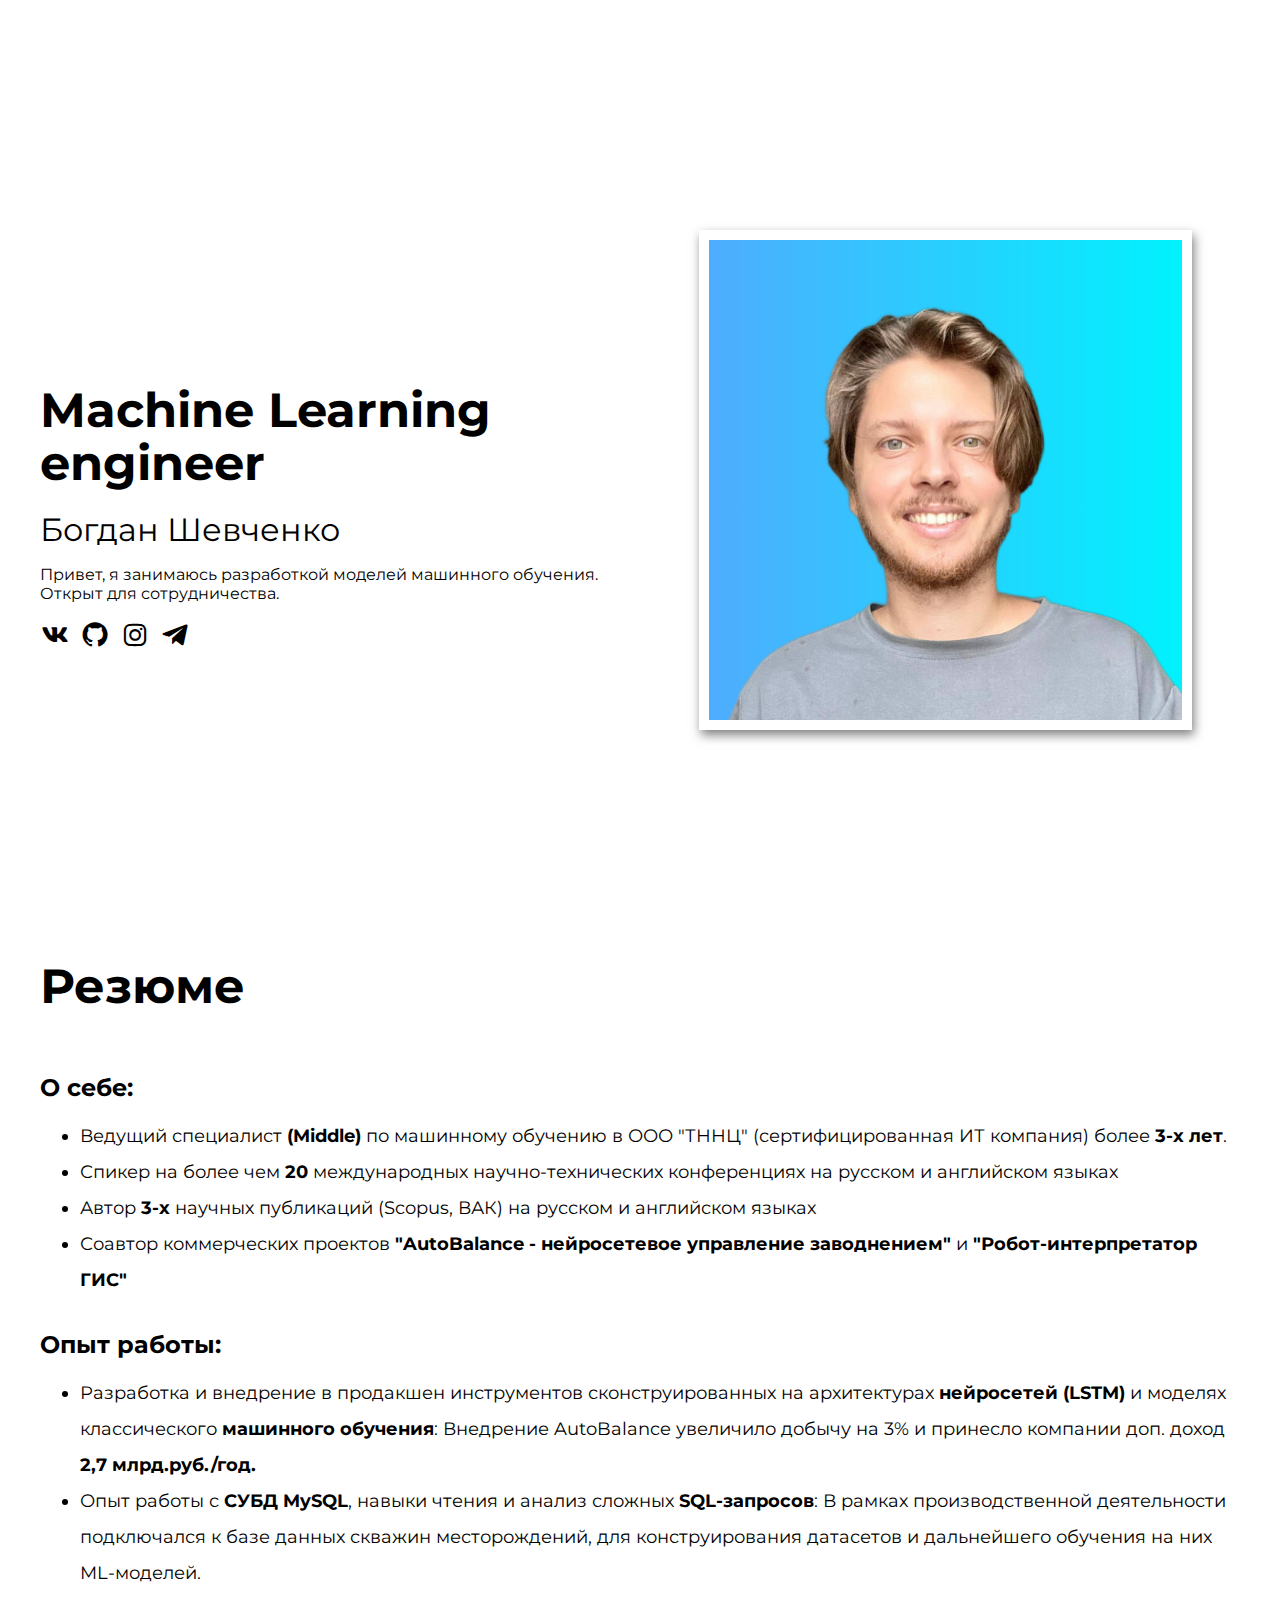
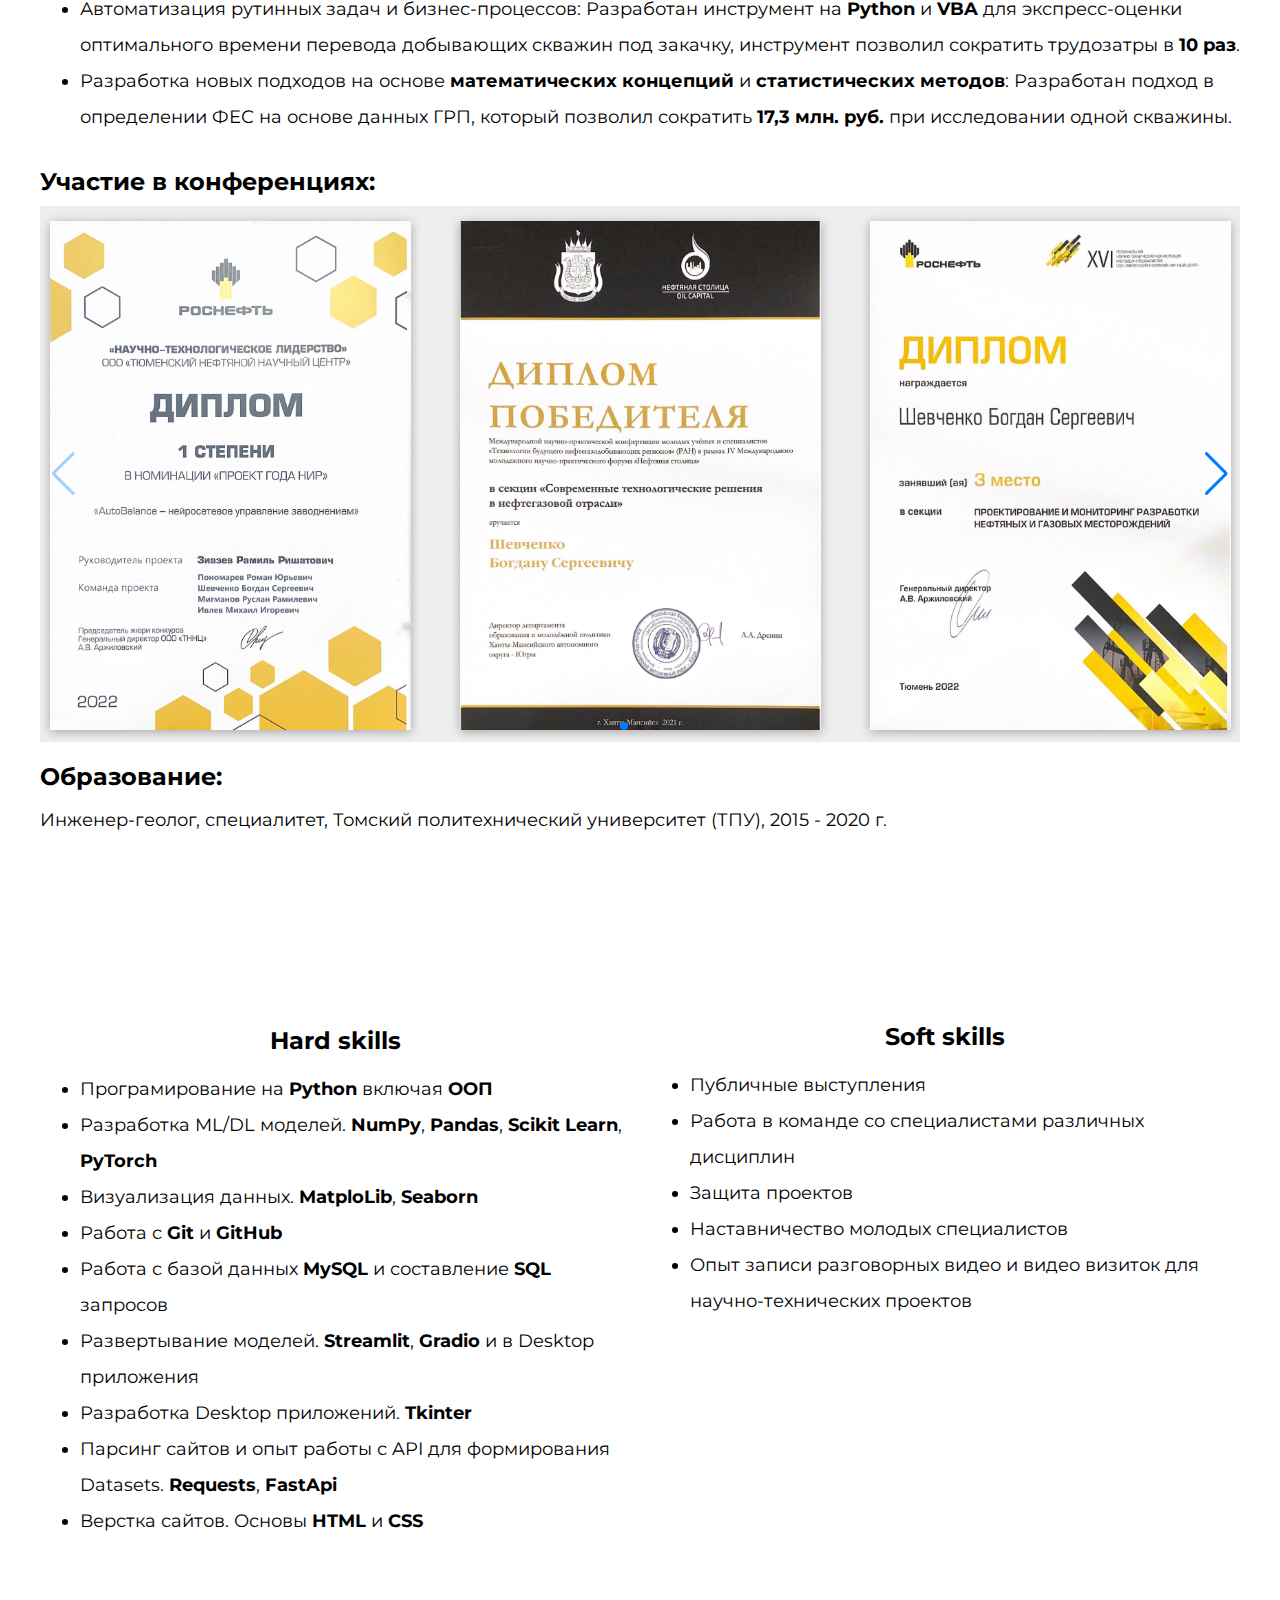
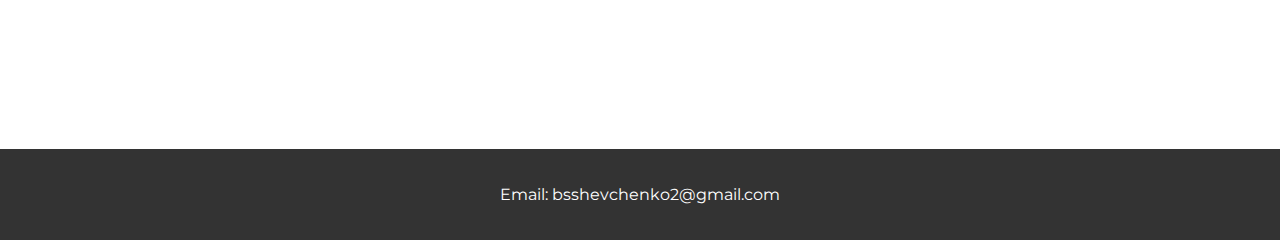
<file: index.html>
<!DOCTYPE html>
<html lang="en">

<head>
  <meta charset="UTF-8">
  <meta name="viewport" content="width=device-width, initial-scale=1.0">
  <title>Document</title>

  <link rel="preconnect" href="https://fonts.gstatic.com">
  <link href="https://fonts.googleapis.com/css2?family=Montserrat:wght@300;400;500;600;700&display=swap"
    rel="stylesheet">
  <link rel="stylesheet" href="https://cdn.jsdelivr.net/npm/boxicons@latest/css/boxicons.min.css">

  <link rel="stylesheet" href="style.css">

  <link rel="stylesheet" href="https://cdn.jsdelivr.net/npm/swiper@11/swiper-bundle.min.css" />

</head>

<body>

  <!-- <header class="header"> -->
    <!-- <span class="logo">Сайт Богдана Шевченко</span> -->
  <!-- </header> -->


 <!--page 1-->
  <div class="hero">
    <div class="container hero__container">
      
      <div class="hero__about">
        <h1 class="hero__title">Machine Learning engineer</h1>
        <h2 class="hero__subtitle">Богдан Шевченко</h2>
        <p class="hero__description">
          Привет, я занимаюсь разработкой моделей машинного обучения. Открыт для сотрудничества.
        </p>


        <div class="hero__links">
          <a class="hero__link" href="https://vk.com/id194558040" target="_blank"><i class='bx bxl-vk'></i></a>
          <a class="hero__link" href="https://github.com/Bsshevchenko"><i class='bx bxl-github'></i></a>
          <a class="hero__link" href="https://instagram.com/nenazivaiimen"><i class='bx bxl-instagram'></i></a>
          <a class="hero__link" href="https://t.me/bsshevchenko"><i class='bx bxl-telegram'></i></a>
          
           
        </div>

        <!-- <h2 class="hero_subtitle_page1">Languages and Tools:</h2> -->
        <!-- <p align="left" class = "hero_description_page1"> 
          <img src="https://raw.githubusercontent.com/devicons/devicon/master/icons/python/python-original.svg" alt="python" width="40" height="40"/> &nbsp;&nbsp;&nbsp;
          <img src="https://raw.githubusercontent.com/devicons/devicon/2ae2a900d2f041da66e950e4d48052658d850630/icons/pandas/pandas-original.svg" alt="pandas" width="40" height="40"/> &nbsp;&nbsp;&nbsp;
          <img src="https://upload.wikimedia.org/wikipedia/commons/0/05/Scikit_learn_logo_small.svg" alt="scikit_learn" width="40" height="40"/> &nbsp;&nbsp;&nbsp;
          <img src="https://raw.githubusercontent.com/devicons/devicon/master/icons/github/github-original.svg" alt="github" width="40" height="40"/> &nbsp;&nbsp;&nbsp;
          <img src="https://www.vectorlogo.zone/logos/git-scm/git-scm-icon.svg" alt="git" width="40" height="40"/> &nbsp;&nbsp;&nbsp;
          <img src="https://www.vectorlogo.zone/logos/pytorch/pytorch-icon.svg" alt="pytorch" width="40" height="40"/> &nbsp;&nbsp;&nbsp;
          <img src="https://seaborn.pydata.org/_images/logo-mark-lightbg.svg" alt="seaborn" width="40" height="40"/> &nbsp;&nbsp;&nbsp;
          <img src="https://www.vectorlogo.zone/logos/tensorflow/tensorflow-icon.svg" alt="tensorflow" width="40" height="40"/> </p>         --> 
      </div>

      
      <div class="hero__box">
        <img class="hero__box-img" src="photo/11.png" alt="" width="473px" height="500px">
      </div>

    </div>

  </div>

  
 <!--Landuage-->
 <!-- <div class="hero_page3">
  <div class="container hero__container_page2">
    <div class="hero__about_page2">
        <h2 class="hero_subtitle_page1">Languages and Tools:</h2>
        <p align="left" class = "hero_description_page1"> 
          <img src="https://raw.githubusercontent.com/devicons/devicon/master/icons/python/python-original.svg" alt="python" width="40" height="40"/> &nbsp;&nbsp;&nbsp;
          <img src="https://raw.githubusercontent.com/devicons/devicon/2ae2a900d2f041da66e950e4d48052658d850630/icons/pandas/pandas-original.svg" alt="pandas" width="40" height="40"/> &nbsp;&nbsp;&nbsp;
          <img src="https://upload.wikimedia.org/wikipedia/commons/0/05/Scikit_learn_logo_small.svg" alt="scikit_learn" width="40" height="40"/> &nbsp;&nbsp;&nbsp;
          <img src="https://raw.githubusercontent.com/devicons/devicon/master/icons/github/github-original.svg" alt="github" width="40" height="40"/> &nbsp;&nbsp;&nbsp;
          <img src="https://www.vectorlogo.zone/logos/git-scm/git-scm-icon.svg" alt="git" width="40" height="40"/> &nbsp;&nbsp;&nbsp;
          <img src="https://www.vectorlogo.zone/logos/pytorch/pytorch-icon.svg" alt="pytorch" width="40" height="40"/> &nbsp;&nbsp;&nbsp;
          <img src="https://seaborn.pydata.org/_images/logo-mark-lightbg.svg" alt="seaborn" width="40" height="40"/> &nbsp;&nbsp;&nbsp;
          <img src="https://www.vectorlogo.zone/logos/tensorflow/tensorflow-icon.svg" alt="tensorflow" width="40" height="40"/> </p>
      
    </div>
  
  </div>
</div> -->



 <!--page 2-->
  <div class="hero_page2">
    <div class="container hero__container_page2">
      <div class="hero__about_page2">
        <h1 class="hero__title_page2">Резюме</h1>
        <h2 class="hero__subtitle_page2">О себе:</h2>
            <p class="hero__description_page2"> 
                <ul class="hero__description_list2">
                    <li>Ведущий специалист <b>(Middle)</b> по машинному обучению в ООО "ТННЦ" (сертифицированная ИТ компания) более <b>3-х лет</b>.</li>
                    <li>Спикер на более чем <b>20</b> международных научно-технических конференциях на русском и английском языках</li>
                    <li>Автор <b>3-х</b> научных публикаций (Scopus, ВАК) на русском и английском языках</li>
                    <li>Соавтор коммерческих проектов <b>"AutoBalance - нейросетевое управление заводнением"</b> и <b>"Робот-интерпретатор ГИС"</b></li>
                </ul>
          <!-- Спикер на более чем 20 международных научно-технических конференциях -->
          <!-- Выпускник <b>ТПУ</b> (Инженер-геолог), опыт программирования более <b>3-х лет</b>, опыт работы в области анализа данных и исследований более <b>3-х лет</b> (ООО "ТННЦ"). Спикер на более чем <b>20</b> международных научных конференциях на русском и английском языках, автор <b>3-х</b> научных публикаций (SCOPUS, ВАК) на русском и английском языках. Автор коммерческих проектов <b>"AutoBalance - нейросетевое управление заводнением"</b> и <b>"Робот-интерпретатор ГИС"</b>. -->
            </p>

        <!-- <h2 class="hero__subtitle_page2">Языки программирования и инструменты:</h2> -->
        <!-- <p align="left" class = "hero_description_page2">  -->
          <!-- <img src="https://raw.githubusercontent.com/devicons/devicon/master/icons/python/python-original.svg" alt="python" width="40" height="40"/> &nbsp;&nbsp;&nbsp; -->
          <!-- <img src="https://raw.githubusercontent.com/devicons/devicon/2ae2a900d2f041da66e950e4d48052658d850630/icons/pandas/pandas-original.svg" alt="pandas" width="40" height="40"/> &nbsp;&nbsp;&nbsp; -->
          <!-- <img src="https://upload.wikimedia.org/wikipedia/commons/0/05/Scikit_learn_logo_small.svg" alt="scikit_learn" width="40" height="40"/> &nbsp;&nbsp;&nbsp; -->
          <!-- <img src="https://raw.githubusercontent.com/devicons/devicon/master/icons/github/github-original.svg" alt="github" width="40" height="40"/> &nbsp;&nbsp;&nbsp; -->
          <!-- <img src="https://www.vectorlogo.zone/logos/git-scm/git-scm-icon.svg" alt="git" width="40" height="40"/> &nbsp;&nbsp;&nbsp; -->
          <!-- <img src="https://www.vectorlogo.zone/logos/pytorch/pytorch-icon.svg" alt="pytorch" width="40" height="40"/> &nbsp;&nbsp;&nbsp; -->
          <!-- <img src="https://seaborn.pydata.org/_images/logo-mark-lightbg.svg" alt="seaborn" width="40" height="40"/> &nbsp;&nbsp;&nbsp; -->
          <!-- <img src="https://www.vectorlogo.zone/logos/tensorflow/tensorflow-icon.svg" alt="tensorflow" width="40" height="40"/> </p>         -->
         
        <h2 class="hero__subtitle_page2">Опыт работы:</h2>
        <p class="hero__description_page2">
          <ul class="hero__description_list2">
            <li>Разработка и внедрение в продакшен инструментов сконструированных на архитектурах <b>нейросетей (LSTM)</b>
               и моделях классического <b>машинного обучения</b>: Внедрение AutoBalance увеличило добычу на 3% и принесло компании доп. доход <b>2,7 млрд.руб./год.</b></li>
            <li>Опыт работы с <b>СУБД MySQL</b>, навыки чтения и анализ сложных <b>SQL-запросов</b>: 
              В рамках производственной деятельности подключался к базе данных скважин месторождений, 
              для конструирования датасетов и дальнейшего обучения на них ML-моделей.</li>
            <li>Автоматизация рутинных задач и бизнес-процессов: 
              Разработан инструмент на <b>Python</b> и <b>VBA</b> для экспресс-оценки оптимального времени перевода добывающих скважин под закачку, 
              инструмент позволил сократить трудозатры в <b>10 раз</b>.</li>
            <li>Разработка новых подходов на основе <b>математических концепций</b> и <b>статистических методов</b>: 
              Разработан подход в определении ФЕС на основе данных ГРП, который позволил сократить <b>17,3 млн. руб.</b> при исследовании одной скважины.
            </li>
          </ul>
        </p>
       
            
        <h2 class="hero__subtitle_page2">Участие в конференциях:</h2>
        <!-- Swiper -->
        <div class="swiper mySwiper">
          <div class="swiper-wrapper">
            <div class="swiper-slide"><img class="image-with-shadow" src="photo/1_diplom.jpg" alt="Изображение 1"></div>
            <div class="swiper-slide"><img class="image-with-shadow" src="photo/2_diplom.jpg" alt="Изображение 1"></div>
            <div class="swiper-slide"><img class="image-with-shadow" src="photo/3_diplom.jpg" alt="Изображение 1"></div>
            <div class="swiper-slide"><img class="image-with-shadow" src="photo/4_diplom.jpg" alt="Изображение 1"></div>
            <div class="swiper-slide"><img class="image-with-shadow" src="photo/5_diplom.jpg" alt="Изображение 1"></div>
          </div>
          <div class="swiper-button-next"></div>
          <div class="swiper-button-prev"></div>
          <div class="swiper-pagination"></div>
        </div>


        <!-- Swiper JS -->
        <script src="https://cdn.jsdelivr.net/npm/swiper@11/swiper-bundle.min.js"></script>

        <!-- Initialize Swiper -->
        <script>
          var swiper = new Swiper(".mySwiper", {
            slidesPerView: window.innerWidth < 768 ? 2 : 3,
            spaceBetween: window.innerWidth < 768 ? 5 : 30,
             pagination: {
              el: ".swiper-pagination",
              clickable: true,
            },
            navigation: {
              nextEl: ".swiper-button-next",
              prevEl: ".swiper-button-prev",
            },
          });
        </script>


        <h2 class="hero__subtitle_page2">Образование:</h2>
        <p class="hero__description_page2">
            Инженер-геолог, специалитет, Томский политехнический университет (ТПУ), 2015 - 2020 г.
        </p>
                  
      </div>
    
    </div>
  </div>
 
 
 
 
 
 
  <!--page 3-->
 <div class="hero">
  <div class="container hero__container">


    <div class="hero__about_page2">
      <h2 class="hero__subtitle_page3"> Hard skills</h2>
      <p class="hero__description_page2">
        <ul class="hero__description_list2">
          <li> Програмирование на <b>Python</b> включая <b>ООП</b></li>
          <li> Разработка ML/DL моделей. <b>NumPy</b>, <b>Pandas</b>, <b>Scikit Learn</b>, <b>PyTorch</b></li>
          <li> Визуализация данных. <b>MatploLib</b>, <b>Seaborn</b></li>
          <li> Работа с <b>Git</b> и <b>GitHub</b></li>
          <li> Работа с базой данных <b>MySQL</b> и составление <b>SQL</b> запросов</li>
          <li> Развертывание моделей. <b>Streamlit</b>, <b>Gradio</b> и в Desktop приложения</li>
          <li> Разработка Desktop приложений. <b>Tkinter</b></li>
          <li> Парсинг сайтов и опыт работы с API для формирования Datasets. <b>Requests</b>, <b>FastApi</b> </li>
          <li> Верстка сайтов. Основы <b>HTML</b> и <b>CSS</b></li>

        </ul>
      </p>
    </div>

    <div class="hero__about_page2">
      <h2 class="hero__subtitle_page3"> Soft skills</h2>
      <p class="hero__description_page2">
        <ul class="hero__description_list2">
          <li> Публичные выступления</li>
          <li> Работа в команде со специалистами различных дисциплин</li>
          <li> Защита проектов</li>
          <li> Наставничество молодых специалистов</li>
          <li> Опыт записи разговорных видео и видео визиток для научно-технических проектов</li>

        </ul>
        <p></p>
        <p></p>
        <p></p>
        <p></p>
        <p></p>
        <p></p>
        <p></p>

      </p>
    </div>


  </div>
</div>

  <footer>
    <div class="footer-content">
      <p>Email: bsshevchenko2@gmail.com</p>
      <!-- Другие контактные данные или информация -->
    </div>
  </footer>

</body>
</html>
</file>
<file: style.css>
*,
::before,
::after {
  box-sizing: border-box;
}

body {
  margin: 0;
  font-family: 'Montserrat', sans-serif;
}

/* img { */
  /* width: 100%; */
  /* height: 100%; */
/* } */

h1,
h2,
h3 {
  margin: 0;
}


.header {
  width: 100%;
  padding: 15px 0;


  display: flex;
  justify-content: center;
  align-items: center;

  font-size: 24px;
  font-weight: 300;
  color: gray;
}

.hero {
  min-height: 100vh;
  display: flex;
  justify-content: center;
  align-items: center;
}

.container {
  max-width: 1230px;
  width: 100%;
  margin: 0 auto;
  padding: 0 15px;
}

.hero__container {
  display: grid;
  grid-template-columns: repeat(auto-fit, minmax( 290px,1fr));
  grid-gap: 20px;
}


.hero__about {
  display: flex;
  flex-direction: column;
  justify-content: center;
  /* margin-top: 100px; */

}

.hero__title {
  font-size: 48px;
  line-height: 1.1;
  margin-top: 140px;
  margin-bottom: 20px;
}

.hero__prof {
  color: #4facfe;
  white-space: nowrap;
}

.hero__subtitle {
  font-size: 32px;
  font-weight: 400;
}

.hero__links {
  display: flex;
}

.hero__link {
  margin-right: 10px;

  font-size: 30px;
  color: #000;
}

.hero__link:hover {
  color: #4facfe;
}


.hero_description_page1 {
  font-size: 18px;
 
}

.hero_subtitle_page1 {
  margin-top: 120px;
}



.hero__box {
  max-width: 500px;
  max-height: 500px;
  margin-top: 60px;
  justify-self: center;
  overflow: hidden;
  border: 10px solid #fff;

  background-image: linear-gradient(to right, #4facfe 0%, #00f2fe 100%);

  animation: ava-animate 5s infinite alternate;
  box-shadow: 2px 5px 10px rgba(0, 0, 0, .5);
}

.hero__box-img {
  animation: ava-bg 3s infinite alternate;
  /* margin-left: -50px; */
  }


@keyframes ava-animate {
  0% {
    border-radius: 62% 38% 72% 28% / 67% 32% 68% 33%;
  }

  40% {
    border-radius: 37% 63% 53% 47% / 67% 32% 68% 33%;
  }

  60% {
    border-radius: 23% 77% 39% 61% / 78% 54% 46% 22%;
  }

  100% {
    border-radius: 18% 82% 24% 76% / 43% 54% 46% 57%;
  }
}

@keyframes ava-bg {
  from {
    backdrop-filter: hue-rotate(0);
  }

  to {
    backdrop-filter: hue-rotate(90deg);
  }
}

/*page 2*/
.hero_page2 {
  min-height: 100vh;
  display: flex
  justify-content: center;
  align-items: center;
}

/* // как разместить блок вверху по середине */

.container_page2 {
  max-width: 1230px;
  width: 100%;
  margin: 0 auto;
  padding: 0 15px;
}

.hero__container_page2 {
  display: grid;
  grid-template-columns: repeat(auto-fit, minmax( 290px,1fr));
  grid-gap: 20px;
}


.hero__about_page2 {
  display: flex;
  flex-direction: column;
  justify-content: center;

}

.hero__title_page2 {
  font-size: 48px;
  line-height: 1.1;

  margin-top: 60px;
  margin-bottom: 60px;
}

.hero__prof_page2 { 
  color: #4facfe;
  white-space: nowrap;
}

.hero__subtitle_page2 { 
  /* font-size: 32px; */
  /* font-weight: 300; */
  /* margin-bottom: 20px; */
}

.hero__description_page2 {
  font-size: 18px;
}


.hero__description_list2 {
  font-size: 18px;
  margin-bottom: 0px;
  margin-top: -20px;
  line-height: 2;
}



/* Swipe block */

.swiper {
  width: 100%;
  height: 100%;
  background: #eee;
  margin-top: 10px;
  margin-bottom: 20px;
  
}

.swiper-slide {
  text-align: center;
  font-size: 18px;
  background: #eee;
  display: flex;
  justify-content: center;
  align-items: center;
  }

.swiper-slide img {
  display: block;
   width: 95%;
  height: 95%;
  object-fit: cover;
  
}

.image-with-shadow {
  box-shadow: 0 2px 10px rgba(0, 0, 0, 0.3);
  margin-top: 15px;
  margin-left: 10px;
  
    
}

/* page 3 */

.hero__description_page3 {
  font-size: 18px;
  
}


.hero__description_list3 {
  font-size: 18px;
  margin-bottom: 0px;
  margin-top: -20px;
  line-height: 2;
}

.hero__about_page3 {
  display: flex;
  flex-direction: column;
  /* justify-content: center; */
  /* margin-top: 100px; */

}

/* .hero_page3 { */

  /* margin-top: -100px; */
  /* margin-bottom: 200px; */
/* } */

.hero__subtitle_page3{
    text-align: center;


}

  
/* Добавим стили для подвала */
footer {
  background-color: #333; /* Цвет фона подвала */
  color: #fff; /* Цвет текста в подвале */
  padding: 20px;
  text-align: center;
}

.footer-content {
  max-width: 600px;
  margin: 0 auto;
}



@media screen and (max-width: 978px) {
  /* Page 1 */
  
  .hero {
    padding-top: 30px;
  }

  .hero__container {
    grid-row-gap: 20px;
  }

  .hero__title {
    font-size: 28px;
    margin-bottom: 10px;
  }

  .hero__subtitle {
    font-size: 22px;
    font-weight: 400;
  }

  .hero__description {
    font-size: 14px;
  }

  .hero__about {
    text-align: center;
    margin-top: -100px;
  }

  .hero__links {
    justify-content: center;
  }

  .hero__box {
    margin-top: -1px;
    max-width: 350px;
    justify-self: center;
    padding-right: 400px;
  }


  /* Page 2 */

  .hero__title_page2 {
    font-size: 30px;
    margin-top: 40px;
    margin-bottom: 20px;
    text-align: center;
      }

  .hero__subtitle_page2 {
    font-size: 22px;
    font-weight: 400;
  }

  .hero__description_list2 {
    font-size: 14px;
  }

  /* Swipe block */

  .swiper {
    width: 100%;
    height: 100%;
    background: #eee;
    margin-top: 10px;
    margin-bottom: 20px;
    
  }

  .swiper-slide {
    text-align: center;
    font-size: 18px;
    background: #eee;
    display: flex;
    justify-content: center;
    align-items: center;
    }

  .swiper-slide img {
    display: block;
    width: 95%;
    height: 95%;
    object-fit: cover;
    
  }

  .image-with-shadow {
    box-shadow: 0 2px 10px rgba(0, 0, 0, 0.3);
    margin-top: 15px;
    margin-left: 10px;
  }

  .hero__subtitle_page3 {
    font-size: 22px;
    font-weight: 400;
    text-align: center;
    }
      


  
}
</file>
